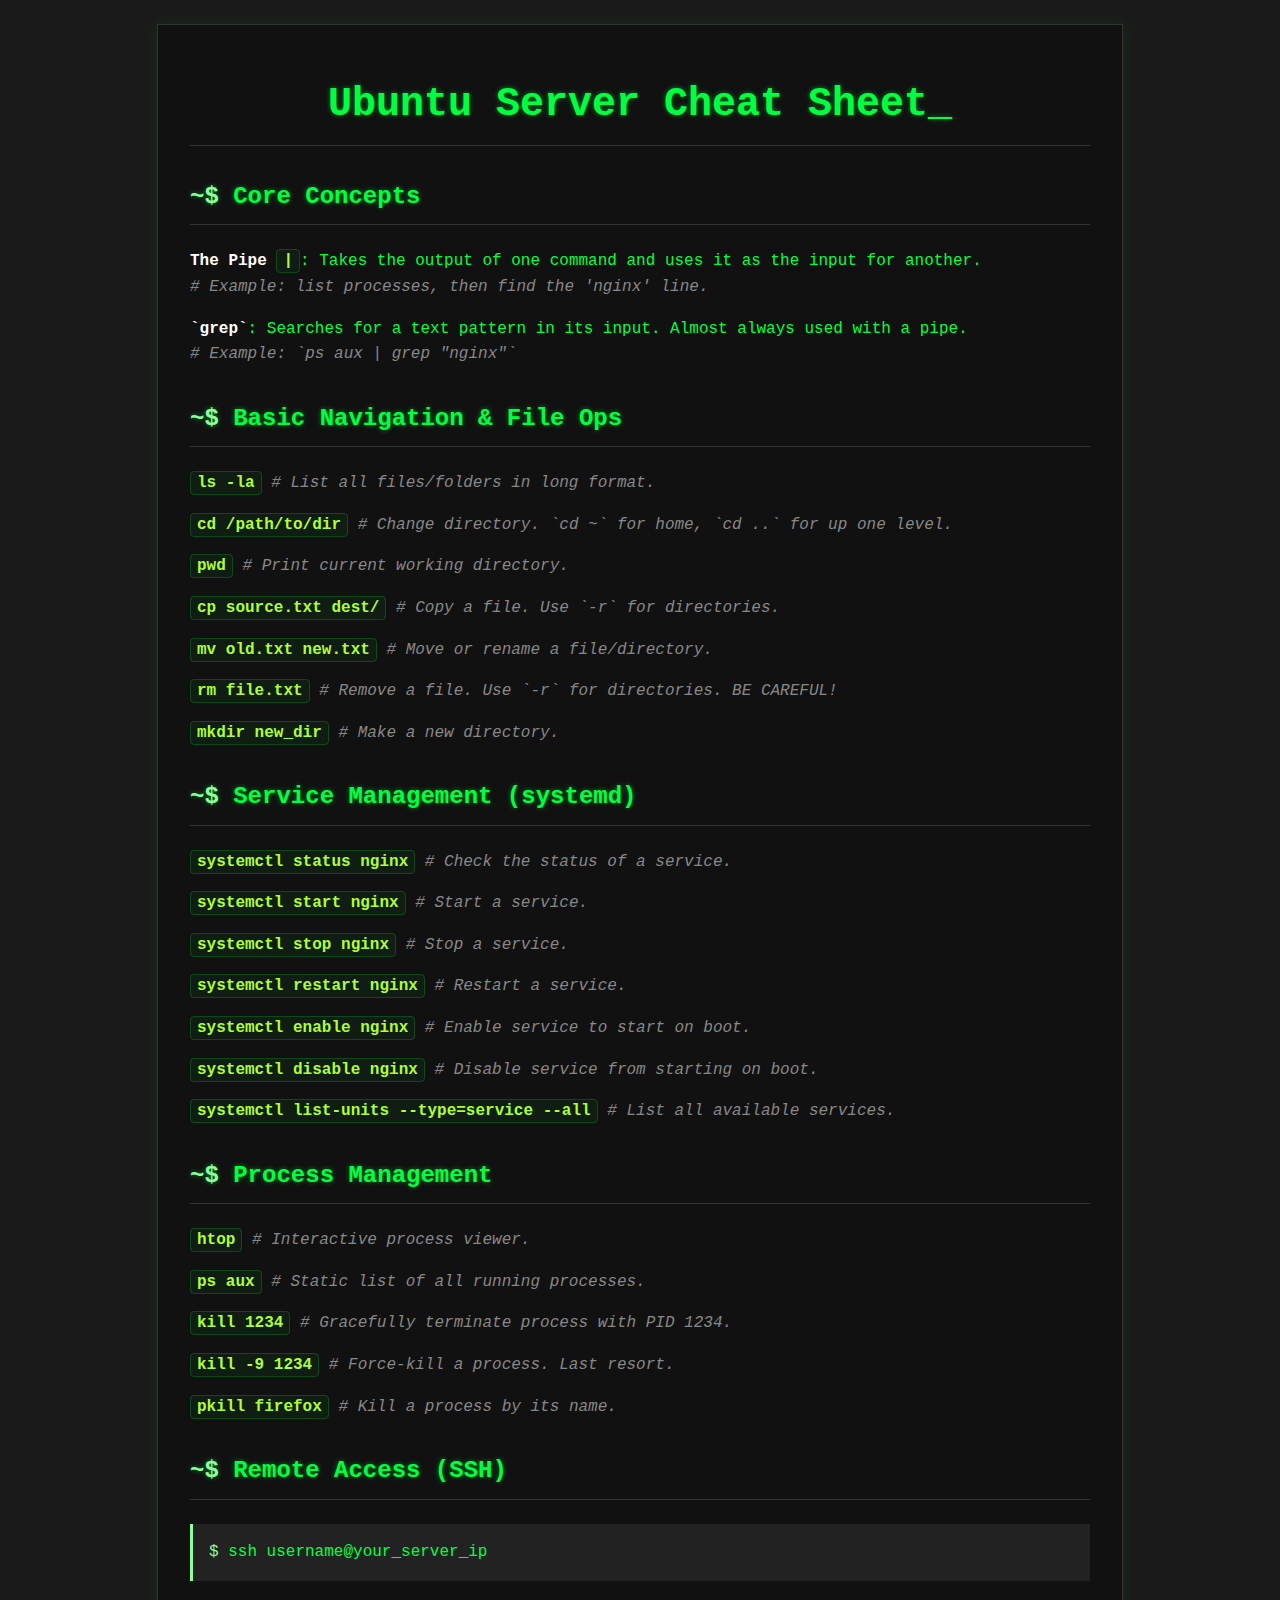
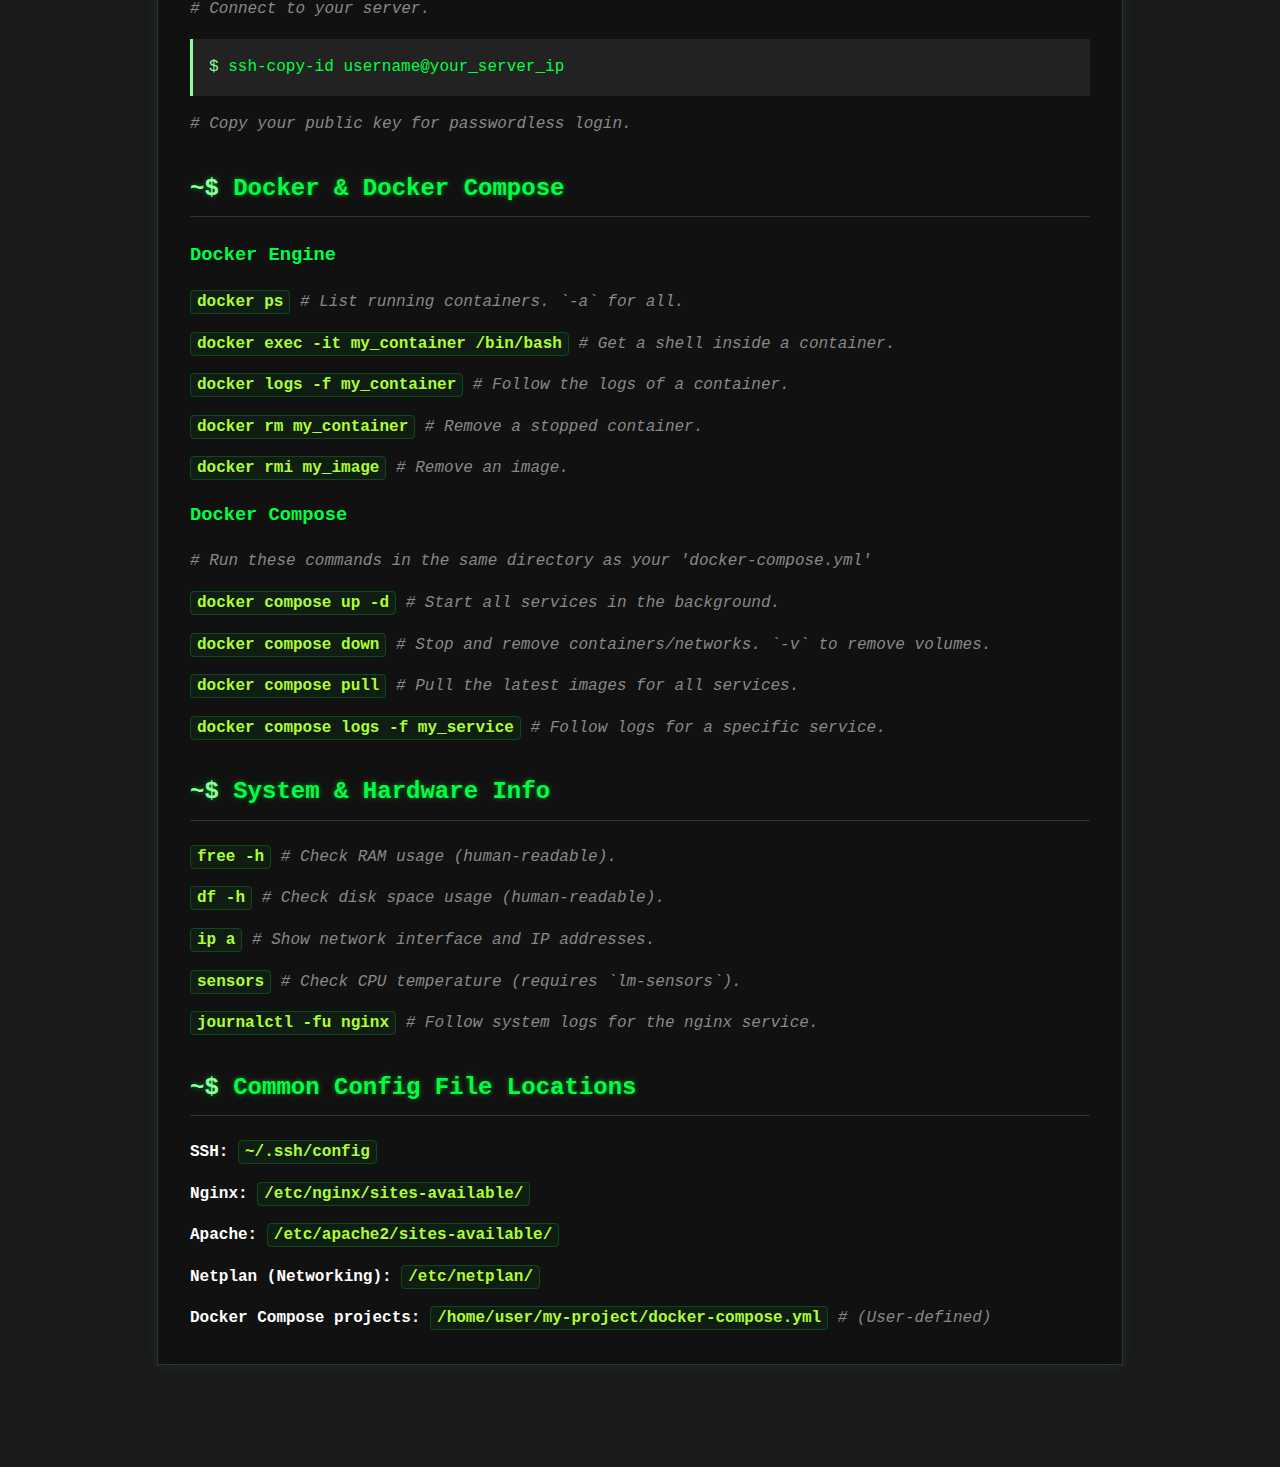
<file: templates/help.html>
<!DOCTYPE html>
<html lang="en">
<head>
    <meta charset="UTF-8">
    <meta name="viewport" content="width=device-width, initial-scale=1.0">
    <title>Ubuntu Server Cheat Sheet</title>
    <style>
        /* --- Global Styles & Terminal Theme --- */
        :root {
            --background-color: #1a1a1a;
            --text-color: #00ff41;
            --header-color: #00ff41;
            --prompt-color: #8cff9d;
            --comment-color: #888;
            --border-color: #333;
        }

        body {
            background-color: var(--background-color);
            color: var(--text-color);
            font-family: 'Courier New', Courier, monospace;
            line-height: 1.6;
            margin: 0;
            padding: 1.5rem;
            font-size: 16px;
        }

        .container {
            max-width: 900px;
            margin: 0 auto;
            border: 1px solid var(--border-color);
            padding: 1rem 2rem;
            box-shadow: 0 0 15px rgba(0, 255, 65, 0.1);
            background-color: #111;
        }

        /* --- Typography --- */
        h1, h2 {
            color: var(--header-color);
            border-bottom: 1px solid var(--border-color);
            padding-bottom: 8px;
            margin-top: 2rem;
            margin-bottom: 1.5rem;
            text-shadow: 0 0 5px rgba(0, 255, 65, 0.5);
        }

        h1 {
            font-size: 2.5rem;
            text-align: center;
        }

        h1::after {
            content: '_';
            animation: blink 1s step-end infinite;
        }

        h2::before {
            content: '~$ ';
            color: var(--prompt-color);
        }

        code {
            background-color: rgba(0, 255, 65, 0.05);
            border: 1px solid rgba(0, 255, 65, 0.2);
            padding: 2px 6px;
            border-radius: 4px;
            font-weight: bold;
            color: #adff2f; /* Lighter green for commands */
        }

        .command-block {
            background-color: #222;
            border-left: 3px solid var(--prompt-color);
            padding: 1rem;
            margin: 1rem 0;
            overflow-x: auto;
            white-space: pre-wrap;
            word-wrap: break-word;
        }

        .command-block::before {
            content: '$ ';
            color: var(--prompt-color);
        }

        .comment {
            color: var(--comment-color);
            font-style: italic;
        }

        ul {
            list-style-type: none;
            padding-left: 0;
        }

        li {
            margin-bottom: 1rem;
        }

        strong {
            color: #fff;
        }

        /* --- Blinking Cursor Animation --- */
        @keyframes blink {
            from, to { opacity: 1; }
            50% { opacity: 0; }
        }

        /* --- Responsive Design --- */
        @media (max-width: 600px) {
            body {
                padding: 0.5rem;
                font-size: 14px;
            }
            .container {
                padding: 0.5rem 1rem;
            }
            h1 {
                font-size: 1.8rem;
            }
        }
    </style>
</head>
<body>

    <div class="container">
        <h1>Ubuntu Server Cheat Sheet</h1>

        <!-- Core Concepts -->
        <h2>Core Concepts</h2>
        <ul>
            <li><strong>The Pipe <code>|</code></strong>: Takes the output of one command and uses it as the input for another. <br><span class="comment"># Example: list processes, then find the 'nginx' line.</span></li>
            <li><strong>`grep`</strong>: Searches for a text pattern in its input. Almost always used with a pipe. <br><span class="comment"># Example: `ps aux | grep "nginx"`</span></li>
        </ul>

        <!-- File Operations -->
        <h2>Basic Navigation & File Ops</h2>
        <ul>
            <li><code>ls -la</code> <span class="comment"># List all files/folders in long format.</span></li>
            <li><code>cd /path/to/dir</code> <span class="comment"># Change directory. `cd ~` for home, `cd ..` for up one level.</span></li>
            <li><code>pwd</code> <span class="comment"># Print current working directory.</span></li>
            <li><code>cp source.txt dest/</code> <span class="comment"># Copy a file. Use `-r` for directories.</span></li>
            <li><code>mv old.txt new.txt</code> <span class="comment"># Move or rename a file/directory.</span></li>
            <li><code>rm file.txt</code> <span class="comment"># Remove a file. Use `-r` for directories. BE CAREFUL!</span></li>
            <li><code>mkdir new_dir</code> <span class="comment"># Make a new directory.</span></li>
        </ul>

        <!-- Service Management -->
        <h2>Service Management (systemd)</h2>
        <ul>
            <li><code>systemctl status nginx</code> <span class="comment"># Check the status of a service.</span></li>
            <li><code>systemctl start nginx</code> <span class="comment"># Start a service.</span></li>
            <li><code>systemctl stop nginx</code> <span class="comment"># Stop a service.</span></li>
            <li><code>systemctl restart nginx</code> <span class="comment"># Restart a service.</span></li>
            <li><code>systemctl enable nginx</code> <span class="comment"># Enable service to start on boot.</span></li>
            <li><code>systemctl disable nginx</code> <span class="comment"># Disable service from starting on boot.</span></li>
            <li><code>systemctl list-units --type=service --all</code> <span class="comment"># List all available services.</span></li>
        </ul>

        <!-- Process Management -->
        <h2>Process Management</h2>
        <ul>
            <li><code>htop</code> <span class="comment"># Interactive process viewer.</span></li>
            <li><code>ps aux</code> <span class="comment"># Static list of all running processes.</span></li>
            <li><code>kill 1234</code> <span class="comment"># Gracefully terminate process with PID 1234.</span></li>
            <li><code>kill -9 1234</code> <span class="comment"># Force-kill a process. Last resort.</span></li>
            <li><code>pkill firefox</code> <span class="comment"># Kill a process by its name.</span></li>
        </ul>
        
        <!-- Remote Access (SSH) -->
        <h2>Remote Access (SSH)</h2>
        <ul>
            <li><div class="command-block">ssh username@your_server_ip</div> <span class="comment"># Connect to your server.</span></li>
            <li><div class="command-block">ssh-copy-id username@your_server_ip</div> <span class="comment"># Copy your public key for passwordless login.</span></li>
        </ul>

        <!-- Docker & Docker Compose -->
        <h2>Docker & Docker Compose</h2>
        <h3>Docker Engine</h3>
        <ul>
            <li><code>docker ps</code> <span class="comment"># List running containers. `-a` for all.</span></li>
            <li><code>docker exec -it my_container /bin/bash</code> <span class="comment"># Get a shell inside a container.</span></li>
            <li><code>docker logs -f my_container</code> <span class="comment"># Follow the logs of a container.</span></li>
            <li><code>docker rm my_container</code> <span class="comment"># Remove a stopped container.</span></li>
            <li><code>docker rmi my_image</code> <span class="comment"># Remove an image.</span></li>
        </ul>
        <h3>Docker Compose</h3>
        <p class="comment"># Run these commands in the same directory as your 'docker-compose.yml'</p>
        <ul>
            <li><code>docker compose up -d</code> <span class="comment"># Start all services in the background.</span></li>
            <li><code>docker compose down</code> <span class="comment"># Stop and remove containers/networks. `-v` to remove volumes.</span></li>
            <li><code>docker compose pull</code> <span class="comment"># Pull the latest images for all services.</span></li>
            <li><code>docker compose logs -f my_service</code> <span class="comment"># Follow logs for a specific service.</span></li>
        </ul>

        <!-- System Info -->
        <h2>System & Hardware Info</h2>
        <ul>
            <li><code>free -h</code> <span class="comment"># Check RAM usage (human-readable).</span></li>
            <li><code>df -h</code> <span class="comment"># Check disk space usage (human-readable).</span></li>
            <li><code>ip a</code> <span class="comment"># Show network interface and IP addresses.</span></li>
            <li><code>sensors</code> <span class="comment"># Check CPU temperature (requires `lm-sensors`).</span></li>
            <li><code>journalctl -fu nginx</code> <span class="comment"># Follow system logs for the nginx service.</span></li>
        </ul>

        <!-- Config Files -->
        <h2>Common Config File Locations</h2>
        <ul>
            <li><strong>SSH:</strong> <code>~/.ssh/config</code></li>
            <li><strong>Nginx:</strong> <code>/etc/nginx/sites-available/</code></li>
            <li><strong>Apache:</strong> <code>/etc/apache2/sites-available/</code></li>
            <li><strong>Netplan (Networking):</strong> <code>/etc/netplan/</code></li>
            <li><strong>Docker Compose projects:</strong> <code>/home/user/my-project/docker-compose.yml</code> <span class="comment"># (User-defined)</span></li>
        </ul>

    </div>

</body>
</html>
</file>
